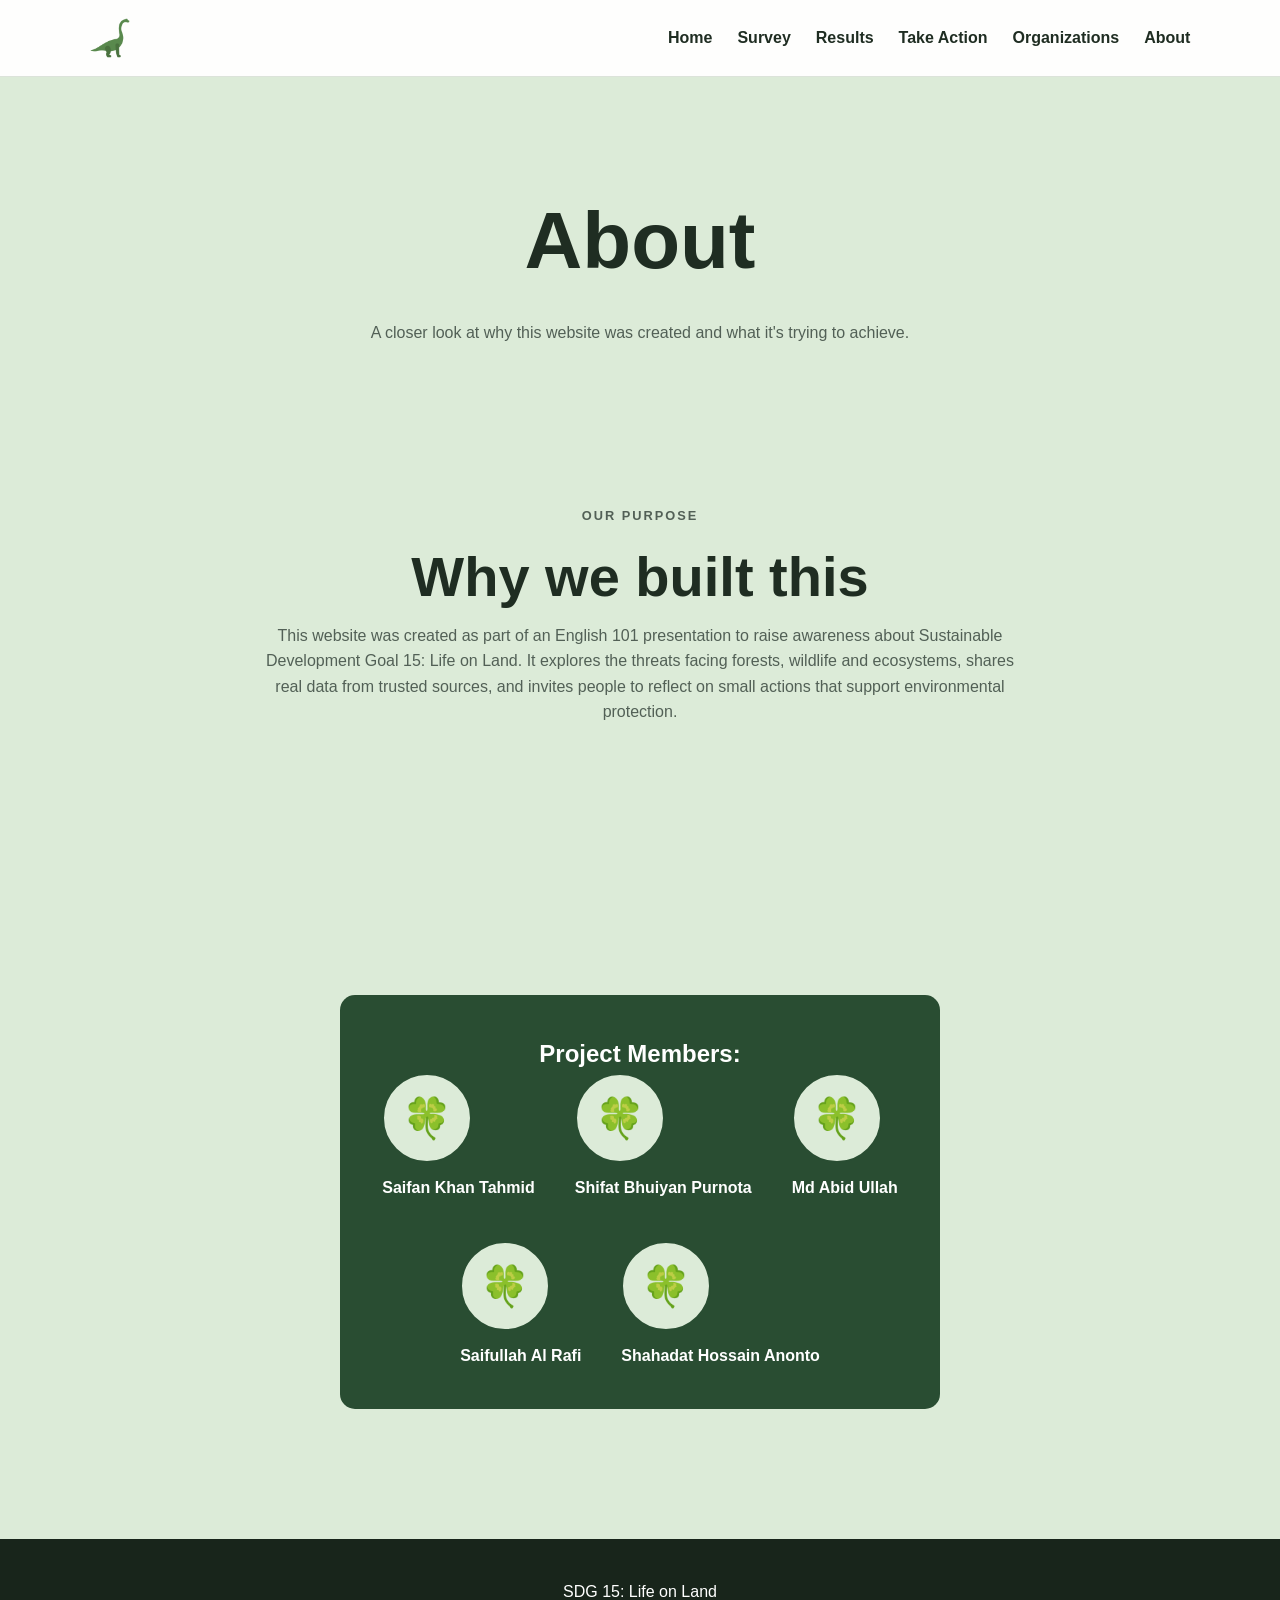
<file: about.html>
<!DOCTYPE html>
<html lang="en">

<head>
    <meta charset="UTF-8">
    <meta name="viewport" content="width=device-width, initial-scale=1.0">

    <title>About | SDG 15</title>

    <link rel="stylesheet" href="css/style.css">
</head>

<body class="about-page">

    <header class="navbar">

        <a href="index.html" class="logo">
            <img src="images/dino.png" alt="SDG 15 Home">
        </a>

        <button class="menu-toggle" id="menuToggle">
            ☰
        </button>

        <nav id="navMenu">
            <a href="index.html">Home</a>
            <a href="survey.html">Survey</a>
            <a href="results.html">Results</a>
            <a href="action.html">Take Action</a>
            <a href="organizations.html">Organizations</a>
            <a href="about.html">About</a>
        </nav>

    </header>

    <main>

        <section class="page-header">

            

            <h1>
                About
            </h1>

            <p>
                A closer look at why this website was created and
                what it's trying to achieve.
            </p>

        </section>

        <section class="section">

            <div class="section-heading">

                <p class="eyebrow">
                    OUR PURPOSE
                </p>

                <h2>
                    Why we built this
                </h2>

                <p>
                    This website was created as part of an English 101
                    presentation to raise awareness about Sustainable
                    Development Goal 15: Life on Land. It explores the
                    threats facing forests, wildlife and ecosystems,
                    shares real data from trusted sources, and invites
                    people to reflect on small actions that support
                    environmental protection.
                </p>

            </div>

        </section>

        <section class="section">

            <div class="about-box">

                <h2>
                    Project Members:
                </h2>

                <div class="team-grid">

                    <div class="team-member">
                        <div class="team-avatar">🍀</div>
                        <p>Saifan Khan Tahmid</p>
                    </div>

                    <div class="team-member">
                        <div class="team-avatar">🍀</div>
                        <p>Shifat Bhuiyan Purnota</p>
                    </div>

                    <div class="team-member">
                        <div class="team-avatar">🍀</div>
                        <p>Md Abid Ullah</p>
                    </div>

                    <div class="team-member">
                        <div class="team-avatar">🍀</div>
                        <p>Saifullah Al Rafi</p>
                    </div>

                    <div class="team-member">
                        <div class="team-avatar">🍀</div>
                        <p>Shahadat Hossain Anonto</p>
                    </div>

                </div>

            </div>

        </section>

    </main>

    <footer>

        <p>
            SDG 15: Life on Land
        </p>

    </footer>

    <script type="module" src="js/main.js"></script>
    <script type="module" src="js/main.js"></script>

</body>

</html>
</file>
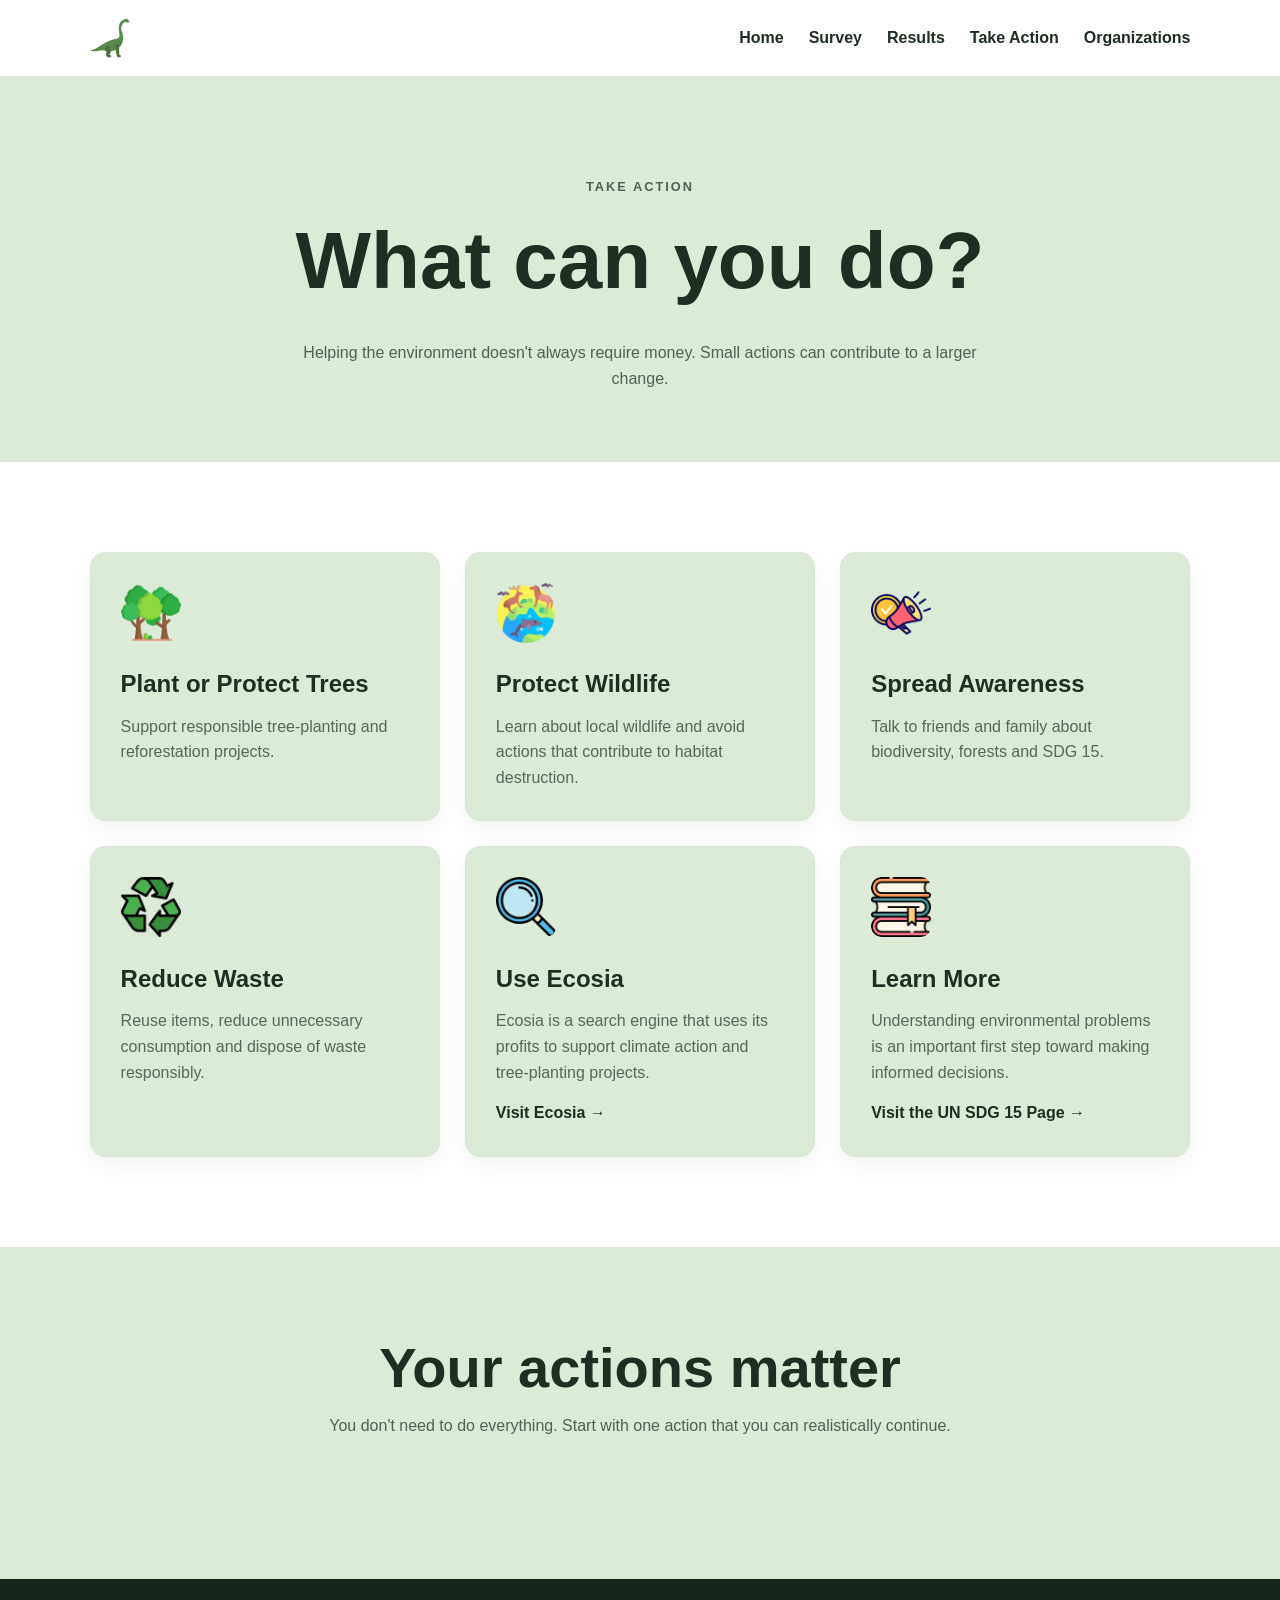
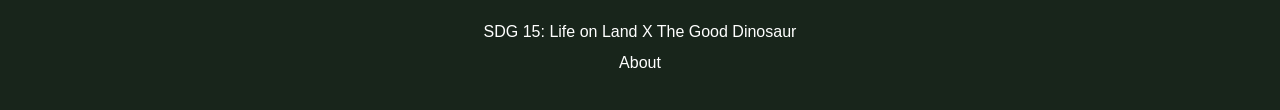
<file: action.html>
<!DOCTYPE html>
<html lang="en">

<head>
    <meta charset="UTF-8">
    <meta name="viewport" content="width=device-width, initial-scale=1.0">

    <title>Take Action | SDG 15</title>

    <link rel="stylesheet" href="css/style.css">
</head>

<body>

    <header class="navbar">

        <a href="index.html" class="logo">
            <img src="images/dino.png" alt="SDG 15 Home">
        </a>

        <button class="menu-toggle" id="menuToggle">
            ☰
        </button>

        <nav id="navMenu">
            <a href="index.html">Home</a>
            <a href="survey.html">Survey</a>
            <a href="results.html">Results</a>
            <a href="action.html" class="active-page">Take Action</a>
            <a href="organizations.html">Organizations</a>
        </nav>

    </header>

    <main>

        <section class="page-header">

            <p class="eyebrow">
                TAKE ACTION
            </p>

            <h1>
                What can you do?
            </h1>

            <p>
                Helping the environment doesn't always require money.
                Small actions can contribute to a larger change.
            </p>

        </section>

        <section class="section">

            <div class="card-grid">

                <article class="info-card">

                    <img src="images/forest.png" alt="Forrest" class="card-icon-img">

                    <h2>
                        Plant or Protect Trees
                    </h2>

                    <p>
                        Support responsible tree-planting and
                        reforestation projects.
                    </p>

                </article>

                <article class="info-card">

                    <img src="images/earth.png" alt="Earth" class="card-icon-img">

                    <h2>
                        Protect Wildlife
                    </h2>

                    <p>
                        Learn about local wildlife and avoid actions
                        that contribute to habitat destruction.
                    </p>

                </article>

                <article class="info-card">

                    <img src="images/speaker.png" alt="Awarness" class="card-icon-img">

                    <h2>
                        Spread Awareness
                    </h2>

                    <p>
                        Talk to friends and family about biodiversity,
                        forests and SDG 15.
                    </p>

                </article>

                <article class="info-card">

                    <img src="images/recycle.png" alt="Recycle" class="card-icon-img">

                    <h2>
                        Reduce Waste
                    </h2>

                    <p>
                        Reuse items, reduce unnecessary consumption
                        and dispose of waste responsibly.
                    </p>

                </article>

                <article class="info-card">

                    <img src="images/loupe.png" alt="Search" class="card-icon-img">

                    <h2>
                        Use Ecosia
                    </h2>

                    <p>
                        Ecosia is a search engine that uses its profits
                        to support climate action and tree-planting
                        projects.
                    </p>

                    <a
                        href="https://www.ecosia.org/"
                        target="_blank"
                        rel="noopener noreferrer"
                        class="text-link"
                    >
                        Visit Ecosia →
                    </a>

                </article>

                <article class="info-card">

                    <img src="images/books.png" alt="Book" class="card-icon-img">

                    <h2>
                        Learn More
                    </h2>

                    <p>
                        Understanding environmental problems is an
                        important first step toward making informed decisions.
                    </p>

                <a  href="https://sdgs.un.org/goals/goal15"
                    target="_blank"
                    rel="noopener noreferrer"
                    class="text-link"
                    >
                    
                    Visit the UN SDG 15 Page →

                </a>

</article>

            </div>

        </section>

        <section class="section highlight-section">

            <div class="section-heading">

                <h2>
                    Your actions matter
                </h2>

                <p>
                    You don't need to do everything. Start with one
                    action that you can realistically continue.
                </p>

            </div>

        </section>

    </main>

    <footer>

        <p>
            SDG 15: Life on Land X The Good Dinosaur
        </p>

        <a href="about.html">About</a>

    </footer>

    <script type="module" src="js/main.js"></script>
    <script type="module" src="js/main.js"></script>

</body>

</html>
</file>
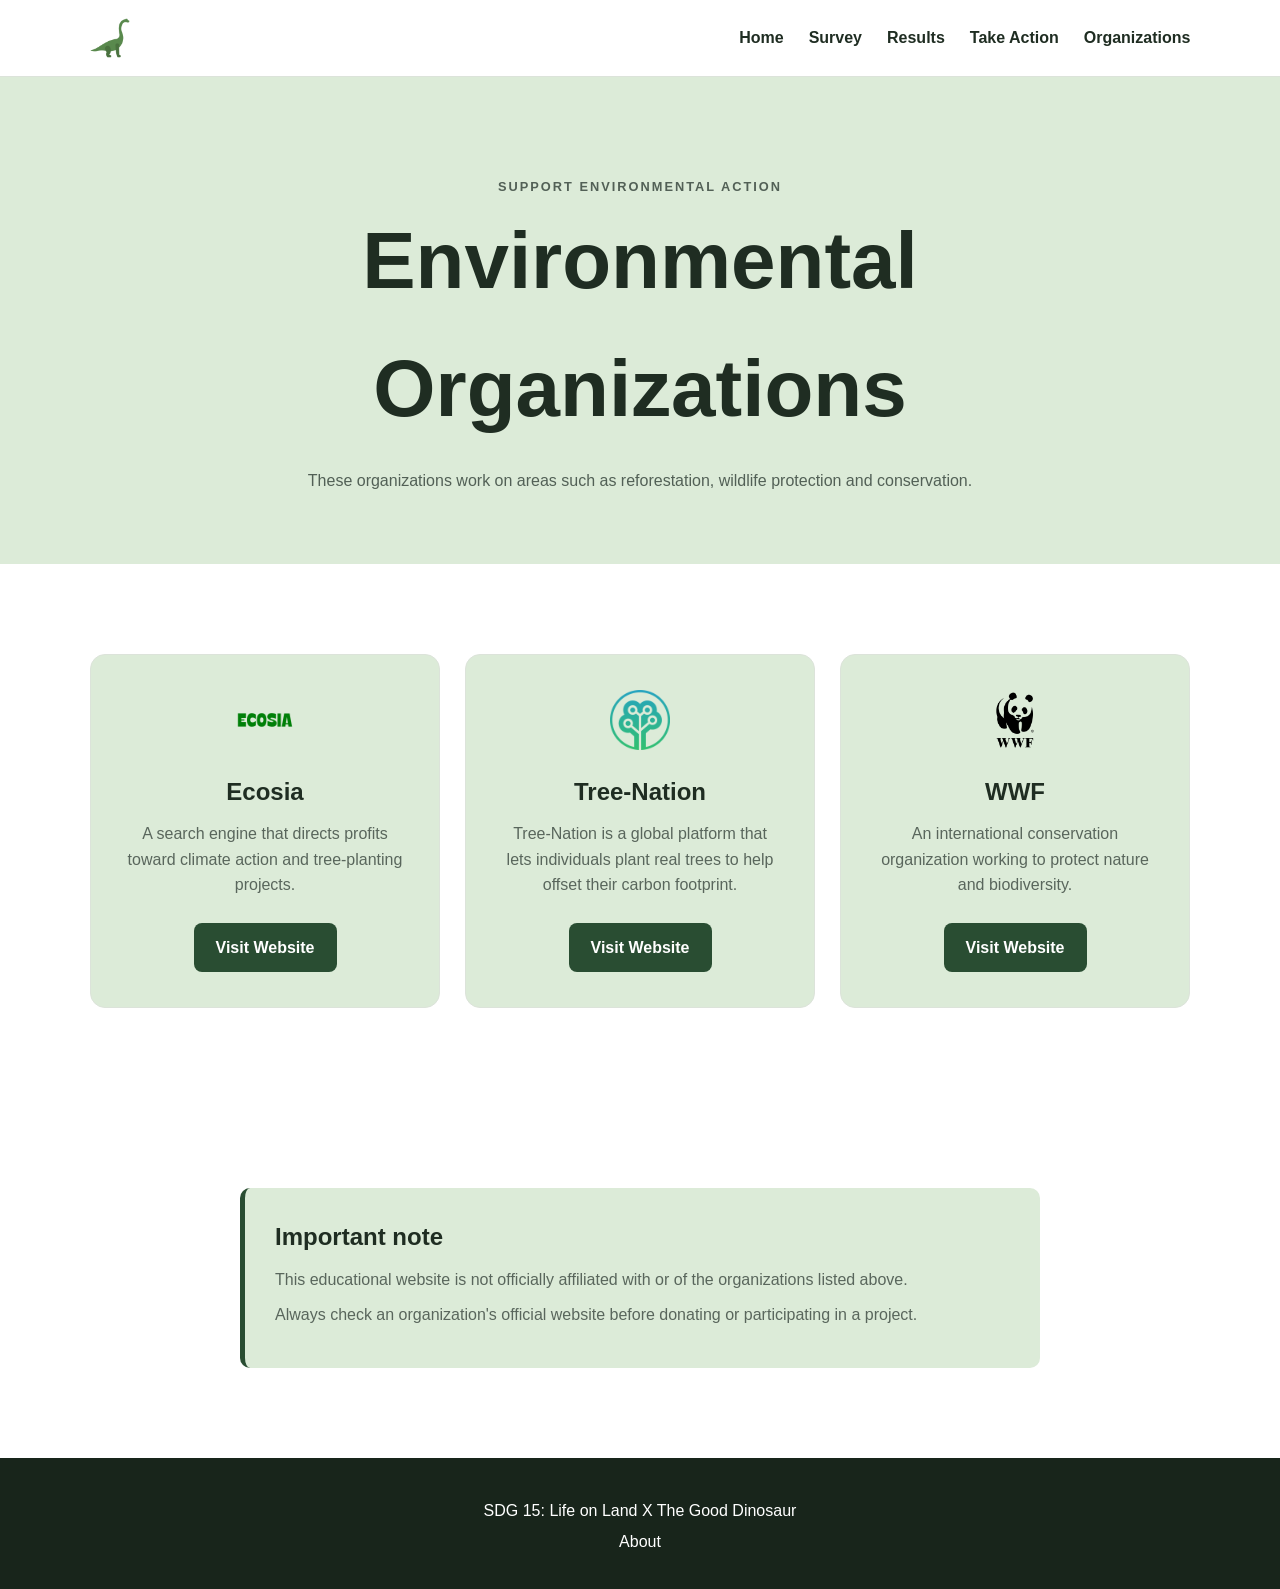
<file: organizations.html>
<!DOCTYPE html>
<html lang="en">

<head>
    <meta charset="UTF-8">
    <meta name="viewport" content="width=device-width, initial-scale=1.0">

    <title>Organizations | SDG 15</title>

    <link rel="stylesheet" href="css/style.css">
</head>

<body>

    <header class="navbar">

        <a href="index.html" class="logo">
            <img src="images/dino.png" alt="SDG 15 Home">
        </a>

        <button class="menu-toggle" id="menuToggle">
            ☰
        </button>

        <nav id="navMenu">
            <a href="index.html">Home</a>
            <a href="survey.html">Survey</a>
            <a href="results.html">Results</a>
            <a href="action.html">Take Action</a>
            <a href="organizations.html" class="active-page">Organizations</a>
        </nav>

    </header>

    <main>

        <section class="page-header">

            <p class="eyebrow">
                SUPPORT ENVIRONMENTAL ACTION
            </p>

            <h1>
                Environmental Organizations
            </h1>

            <p>
                These organizations work on areas such as
                reforestation, wildlife protection and conservation.
            </p>

        </section>

        <section class="section">

            <div class="organization-grid">

                <article class="organization-card">

                    <img src="images/ecosia.png" alt="Book" class="card-icon-img">

                    <h2>
                        Ecosia
                    </h2>

                    <p>
                        A search engine that directs profits toward
                        climate action and tree-planting projects.
                    </p>

                    <a
                        href="https://www.ecosia.org/"
                        target="_blank"
                        rel="noopener noreferrer"
                        class="button"
                    >
                        Visit Website
                    </a>

                </article>

                <article class="organization-card">

                    <img src="images/tn2.png" alt="TN"class="card-icon-img" >

                    <h2>
                        Tree-Nation
                    </h2>

                    <p>
                        Tree-Nation is a global platform that lets individuals plant real trees to help offset their carbon footprint.
                    </p>

                    <a
                        href="https://tree-nation.com/"
                        target="_blank"
                        rel="noopener noreferrer"
                        class="button"
                    >
                        Visit Website
                    </a>

                </article>

                <article class="organization-card">

                    <img src="images/wwf.png" alt="WWF" class="card-icon-img">

                    <h2>
                        WWF
                    </h2>

                    <p>
                        An international conservation organization
                        working to protect nature and biodiversity.
                    </p>

                    <a
                        href="https://www.worldwildlife.org/"
                        target="_blank"
                        rel="noopener noreferrer"
                        class="button"
                    >
                        Visit Website
                    </a>

                </article>

            </div>

        </section>

        <section class="section">

            <div class="notice">

                <h2>
                    Important note
                </h2>

                <p>
                    This educational website is not officially
                    affiliated with or of the
                    organizations listed above.
                </p>

                <p>
                    Always check an organization's official website
                    before donating or participating in a project.
                </p>

            </div>

        </section>

    </main>

    <footer>

        <p>
            SDG 15: Life on Land X The Good Dinosaur
        </p>

        <a href="about.html">About</a>

    </footer>

    <script type="module" src="js/main.js"></script>
    <script type="module" src="js/main.js"></script>

</body>

</html>
</file>
<file: css/style.css>
* {
    margin: 0;
    padding: 0;
    box-sizing: border-box;
}

html {
    scroll-behavior: smooth;
}

body {
    font-family: Arial, Helvetica, sans-serif;
    line-height: 1.6;
    background: white;
    color: #1f2d22;
}

a {
    text-decoration: none;
    color: inherit;
}

button,
input {
    font: inherit;
}

#shareButton {
    margin-top: 20px;
}

.navbar {
    position: sticky;
    top: 0;
    z-index: 1000;

    display: flex;
    align-items: center;
    justify-content: space-between;

    padding: 18px 7%;

    background: rgba(255, 255, 255, 0.95);
    border-bottom: 1px solid #dce3da;
}

.logo {
    font-size: 1.4rem;
    font-weight: bold;
}

.logo img {
    height: 40px;
    width: auto;
    display: block;
}

.navbar nav {
    display: flex;
    gap: 25px;
}

.navbar nav a {
    font-weight: 600;
    transition: 0.2s;
}

.navbar nav a:hover {
    opacity: 0.6;
}

.menu-toggle {
    display: none;

    border: none;
    background: none;

    font-size: 1.5rem;
    cursor: pointer;
}

.hero {
    min-height: 75vh;

    display: flex;
    align-items: center;

    padding: 80px 7%;

    background:
    linear-gradient(
        rgba(245, 247, 242, 0.25),
        rgba(245, 247, 242, 0.25)
    ),

    url('../images/bg2.jpg');
    background-size: cover;
    background-position: center;
    background-repeat: no-repeat;
}

.hero-content {
    max-width: 800px;
}

.eyebrow {
    margin-bottom: 20px;
   
    font-size: 0.8rem;
    font-weight: bold;
    letter-spacing: 2px;
    text-transform: uppercase;
}

.hero h1 {
    margin-bottom: 20px;

    font-size: clamp(3rem, 8vw, 7rem);
    line-height: 0.95;
}

.hero-text {
    max-width: 650px;

    margin-bottom: 30px;

    font-size: 1.2rem;
}

.hero-buttons {
    display: flex;
    gap: 15px;
    flex-wrap: wrap;
}

.button {
    display: inline-block;

    padding: 12px 22px;

    border-radius: 8px;

    background: #294d32;
    color: white;

    font-weight: bold;

    border: none;
    cursor: pointer;

    transition: transform 0.2s, opacity 0.2s;
}

.action-preview {
    background-color: #dcebd8;
}

.button:hover {
    transform: translateY(-2px);
    opacity: 0.85;
}

.button.secondary {
    background: transparent;
    color: #294d32;
    border: 2px solid #294d32;
}

.button.alt {
    background: transparent;
    position: relative ;
    top: 40px;
    color: #294d32;
    border: 2px solid #294d32;
}

.section {
    padding: 90px 7%;
}

.section-heading {
    max-width: 750px;
    margin: 0 auto 50px;
    text-align: center;
}

.section-heading h2 {
    margin-bottom: 15px;

    font-size: clamp(2rem, 5vw, 3.5rem);
    line-height: 1.1;
}

.section-heading p {
    color: #526056;
}

.card-grid {
    display: grid;

    grid-template-columns: repeat(3, 1fr);

    gap: 25px;

    max-width: 1200px;
    margin: auto;
}
.card-icon-img {
    width: 60px;
    height: 60px;

    margin-bottom: 15px;

    object-fit: cover;
    border-radius: 10px;
}

.info-card {
    padding: 30px;

    background: #dcebd8;

    border: 1px solid #dce3da;
    border-radius: 15px;

    box-shadow: 0 8px 25px rgba(0, 0, 0, 0.05);

    transition: transform 0.25s;
}

.info-card:hover {
    transform: translateY(-5px);
}

.info-card h2,
.info-card h3 {
    margin-bottom: 10px;
}

.info-card p {
    color: #59665c;
}

.card-icon {
    display: block;

    margin-bottom: 15px;

    font-size: 2.5rem;
}

.dark-section {
    background: #1f3023;
    color: white;
}

.dark-section .info-card {
    color: #1f2d22;
}

.dark-section .section-heading p {
    color: #d1dbd2;
}

#story {
    background-image: url('../images/bg1.jpg');
    background-size: cover;
    background-position: center;
    background-repeat: no-repeat;
}
.movie-cta {
    margin-top: 20px;
}

.movie-text {
    position: relative;
    top: 18px;
}

.movie-section {
    display: grid;

    grid-template-columns: 1.3fr 1fr;

    gap: 60px;

    max-width: 1100px;
    margin: auto;

    align-items: center;
}

.movie-section h2 {
    margin-bottom: 20px;

    font-size: clamp(2rem, 5vw, 4rem);
}

.movie-section p {
    margin-bottom: 20px;

    color: #434c45;
}

.movie-box {
    min-height: 350px;

    display: flex;
    flex-direction: column;
    align-items: center;
    justify-content: center;

    padding: 30px;

    border-radius: 20px;

    background: #dcebd8;

    text-align: center;
}

.movie-box span {
    margin-bottom: 20px;

    font-size: 8rem;
}

.movie-box h3 {
    font-size: 1.4rem;
}

.highlight-section {
    background: #dcebd8;
}

.center-button {
    text-align: center;
}

.stats-grid {
    display: grid;

    grid-template-columns: repeat(3, 1fr);

    gap: 25px;

    max-width: 1000px;
    margin: auto;
}

.stat-card {
    padding: 35px;

    background: #dcebd8;

    border-radius: 15px;

    text-align: center;

    border: 1px solid #dce3da;

    transition: transform 0.25s, box-shadow 0.25s;
}

.stat-card:hover {
    transform: translateY(-5px);
    box-shadow: 0 8px 25px rgba(0, 0, 0, 0.1);
}

.stat-card span {
    display: block;

    margin-bottom: 8px;

    font-size: 3rem;
    font-weight: bold;
}

.stat-card p {
    color: #59665c;
}

.page-header {
    padding: 100px 7% 70px;

    text-align: center;

    background: #dcebd8;
}

.page-header h1 {
    margin-bottom: 15px;

    font-size: clamp(2.5rem, 7vw, 5rem);
}

.page-header p {
    max-width: 700px;
    margin: auto;

    color: #526056;
}

.survey-form {
    max-width: 800px;
    margin: auto;
}

.question {
    margin-bottom: 35px;
    padding: 30px;

    background: #dcebd8;

    border: 1px solid #dce3da;
    border-radius: 15px;
}

.question h2 {
    margin-bottom: 20px;

    font-size: 1.25rem;
}

.question label {
    display: block;

    margin: 12px 0;

    cursor: pointer;
}

.question input {
    margin-right: 10px;
}

#surveyMessage {
    margin-top: 20px;

    font-weight: bold;
}

.results-list {
    max-width: 900px;
    margin: auto;
}

.result-row {
    margin-bottom: 20px;
}

.result-header {
    display: flex;
    justify-content: space-between;

    margin-bottom: 6px;
}

.result-bar {
    height: 14px;

    overflow: hidden;

    border-radius: 20px;

    background: #dce3da;
}

.result-fill {
    height: 100%;

    width: 0;

    background: #294d32;

    border-radius: 20px;

    transition: width 0.8s ease;
}

.member-list {
    display: inline-flex;
    flex-direction: column;
    align-items: flex-start;
    margin: 0 auto;
}

.member-list p {
    display: flex;
    align-items: center;
    gap: 10px;
}

.about-page {
    background-color: #dcebd8;
}

.about-page .about-box {
    max-width: 600px;
    margin: 40px auto;

    padding: 40px;

    background-color: #294d32;

    border-radius: 15px;

    text-align: center;
}

.about-page .about-box h2 {
    color: #ffffff;
    margin-bottom: 0;
}

.about-page .about-box p {
    color: #ffffff;
}

.organization-grid {
    display: grid;

    grid-template-columns: repeat(3, 1fr);

    gap: 25px;

    max-width: 1100px;
    margin: auto;
}

.organization-card {
    padding: 35px;

    background: #dcebd8;

    border: 1px solid #dce3da;
    border-radius: 15px;

    text-align: center;
}

.organization-icon {
    margin-bottom: 15px;

    font-size: 4rem;
}

.organization-icon {
    margin-bottom: 15px;

    font-size: 4rem;
}

.organization-icon img {
    width: 80px;
    height: 80px;

    object-fit: contain;
}

.organization-card:hover {
    transform: translateY(-5px);
    box-shadow: 0 8px 25px rgba(0, 0, 0, 0.1);
}

.organization-icon {
    margin-bottom: 15px;

    font-size: 4rem;
}

.organization-card h2 {
    margin-bottom: 10px;
}

.organization-card p {
    margin-bottom: 25px;

    color: #59665c;
}

.text-link {
    display: inline-block;

    margin-top: 15px;

    font-weight: bold;
}

.notice {
    max-width: 800px;
    margin: auto;

    padding: 30px;

    border-left: 5px solid #294d32;

    background: #dcebd8;

    border-radius: 10px;
}

.notice h2 {
    margin-bottom: 10px;
}

.notice p {
    margin-bottom: 10px;

    color: #59665c;
}

footer {
    padding: 35px 7%;

    background: #18251b;

    color: white;

    text-align: center;
}

footer p {
    margin: 5px;
}

.reveal {
    opacity: 0;

    transform: translateY(30px);

    transition:
        opacity 0.7s ease,
        transform 0.7s ease;
}

.reveal.visible {
    opacity: 1;

    transform: translateY(0);
}

.survey-text {
    margin-top: 70px;
    position: relative;
    left: 15px;
}

.survey-cta {
    margin-top: 60px;
    position: relative;
  
}

.survey-cta2 {
    margin-top: 60px;
    position: relative;
    left: 8px;
  
}

.survey-heading {
    position: relative;
    left: 25 px;
    top: 20px;
}

.survey-heading2 {
    position: relative;
    top: -10px;

}

.action-eyebrow {
    position: relative;
    left: 4px;
}

.action-body {
    position: relative;
    top: 25px;
    left:8.5px;
}

@media (max-width: 800px) {

    .navbar {
        flex-wrap: wrap;
    }

    .navbar nav a.active-page {
        padding: 6px 14px;
        border-radius: 20px;

        background-color: #dcebd8;
        color: #294d32;
    }

    .menu-toggle {
        display: block;
    }

    .navbar nav {
        display: none;

        width: 100%;

        flex-direction: column;

        gap: 15px;

        padding-top: 20px;
    }

    .navbar nav.active {
        display: flex;
    }

    .card-grid,
    .stats-grid,
    .organization-grid {
        grid-template-columns: 1fr;
    }

    .movie-section {
        grid-template-columns: 1fr;
    }

    .section {
        padding: 65px 6%;
    }

    .hero {
        min-height: 70vh;

        padding: 70px 6%;
    }

    .hero h1 {
        font-size: 4rem;
    }

    .movie-box {
        min-height: 250px;
    }

    .movie-box span {
        font-size: 6rem;
    }

}

.team-grid {
    display: flex;
    flex-wrap: wrap;
    justify-content: center;
    gap: 40px;
    max-width: 900px;
    margin: auto;
}

.team-avatar {
    width: 90px;
    height: 90px;
    display: flex;
    align-items: center;
    justify-content: center;
    margin-bottom: 12px;
    font-size: 2.5rem;
    background: #dcebd8;
    border-radius: 50%;
    border: 2px solid #294d32;
}

.team-member p {
    font-weight: bold;
    color: #294d32;
}
</file>
